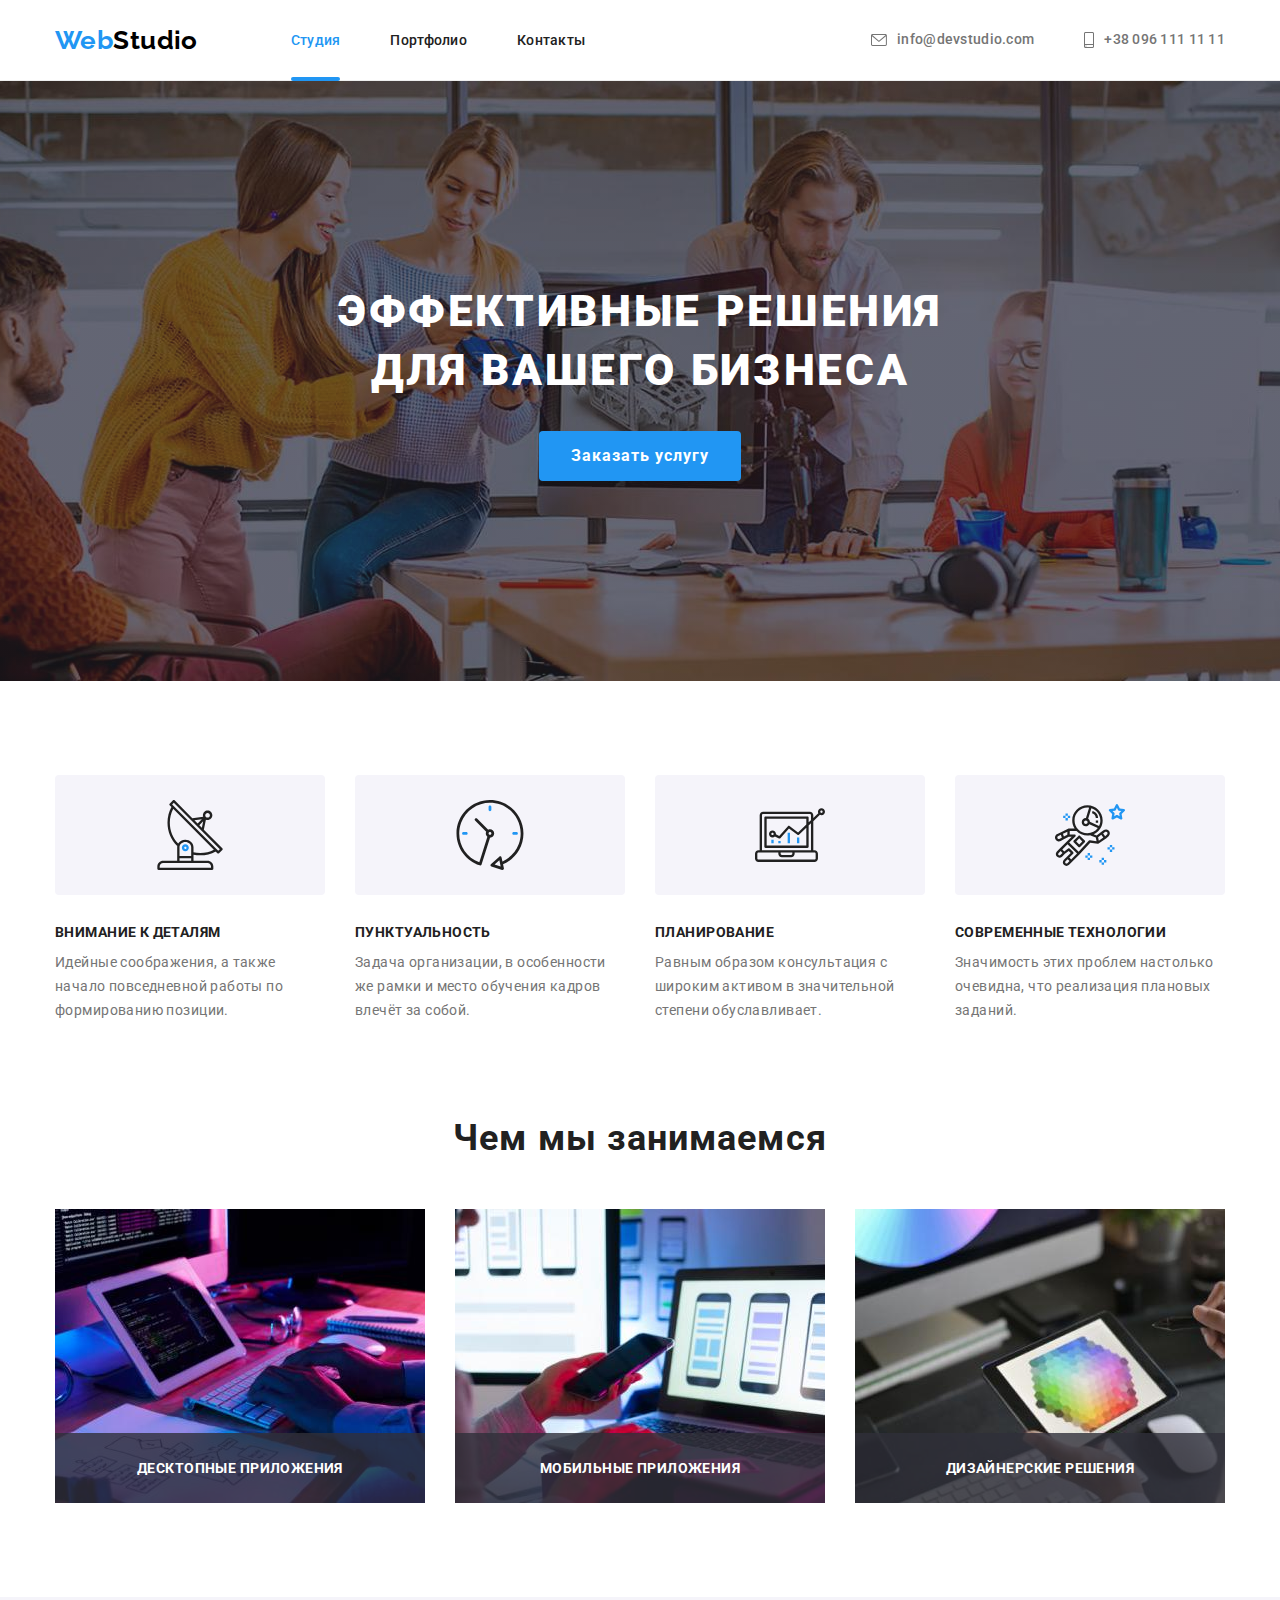
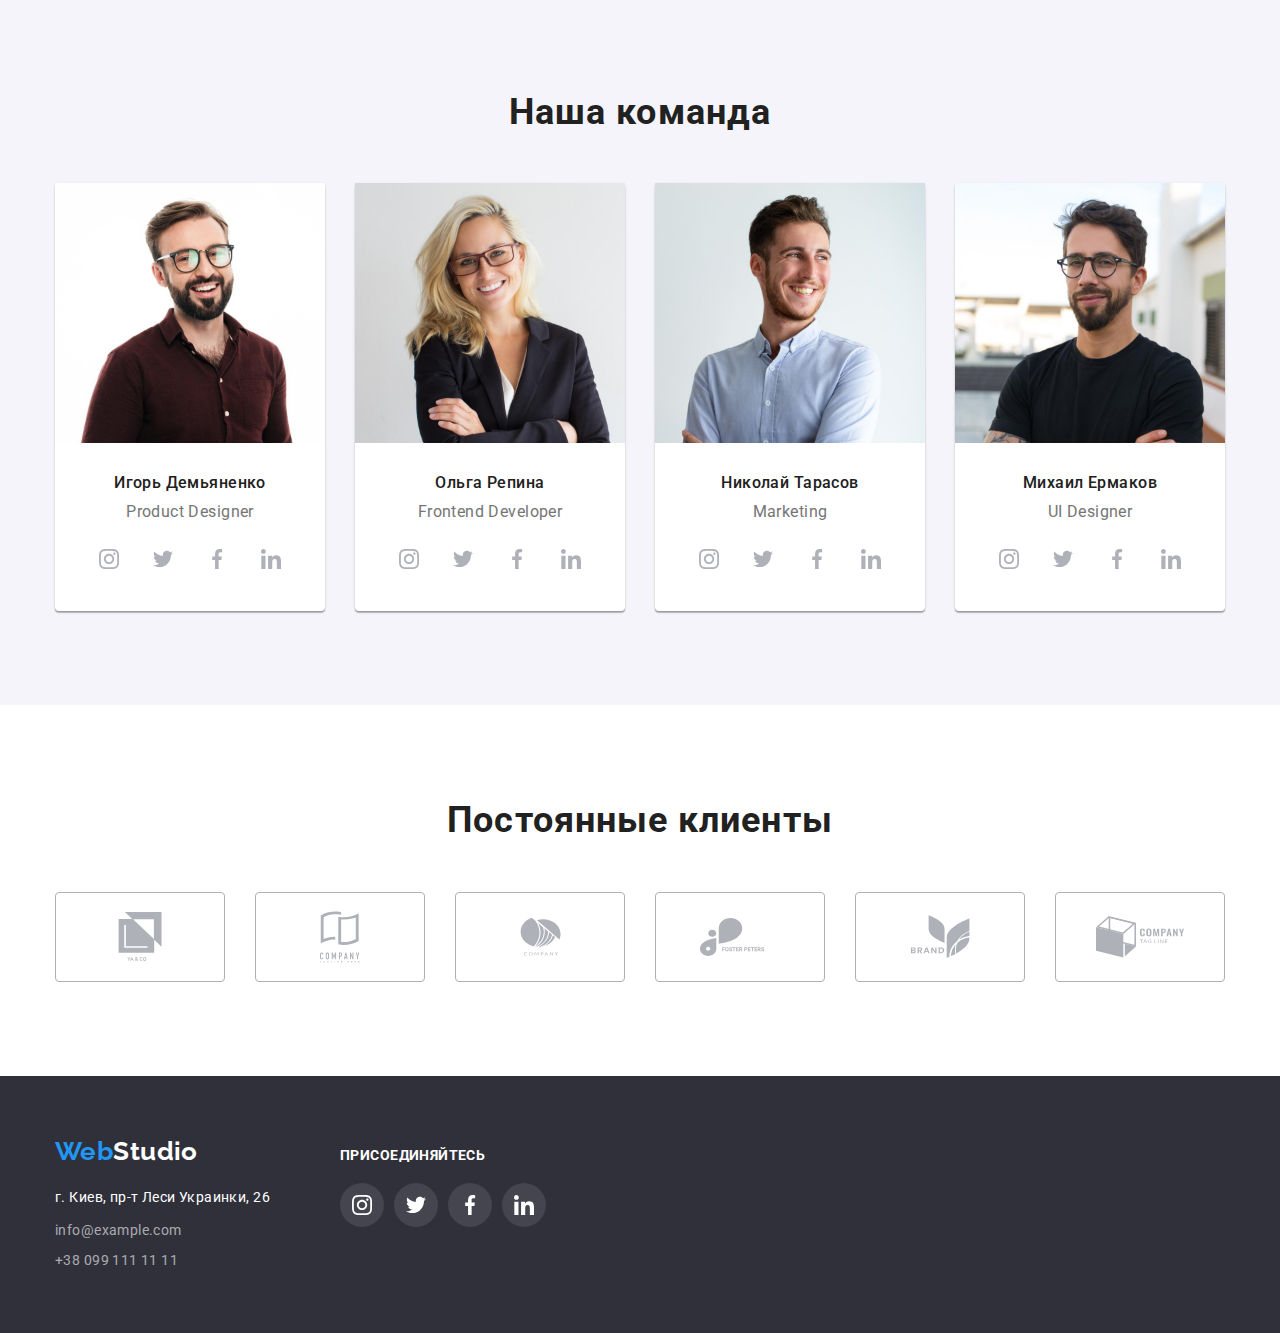
<file: index.html>
<!DOCTYPE html>
<html lang="ru">
  <head>
    <meta charset="UTF-8" />
    <meta name="viewport" content="width=device-width, initial-scale=1.0" />
    <title>goit-markup-hw-05</title>

    <link rel="preconnect" href="https://fonts.gstatic.com" />
    <link
      href="https://fonts.googleapis.com/css2?family=Raleway:wght@700&family=Roboto:wght@400;500;700;900&display=swap"
      rel="stylesheet"
    />

    <link
      rel="stylesheet"
      href="https://cdnjs.cloudflare.com/ajax/libs/modern-normalize/1.1.0/modern-normalize.min.css"
    />

    <!-- Основные стили -->
    <link rel="stylesheet" href="./css/styles.css" />
  </head>

  <body>
    <!--Шапка-->
    <header class="header">
      <div class="container">
        <nav class="nav">
          <a href="./index.html" lang="en" class="logo">
            Web<span class="logo-part">Studio</span>
          </a>
          <ul class="nav-list">
            <li class="nav-list-item">
              <a href="./index.html" class="nav-link current-page">Студия</a>
            </li>

            <li class="nav-list-item">
              <a href="./portfolio.html" class="nav-link">Портфолио</a>
            </li>

            <li class="nav-list-item">
              <a href="#contacts" class="nav-link">Контакты</a>
            </li>
          </ul>
        </nav>
        <address class="address-list">
          <a href="mailto:info@devstudio.com" lang="en" class="address-item">
            <svg class="address-icon" width="16" height="12">
              <use href="./images/icons.svg#icon-envelope"></use>
            </svg>
            info@devstudio.com
          </a>

          <a href="tel:+380961111111" class="address-item">
            <svg class="address-icon" width="10" height="16">
              <use href="./images/icons.svg#icon-smartphone"></use>
            </svg>
            +38 096 111 11 11
          </a>
        </address>
      </div>
    </header>

    <main>
      <!--Герой-->
      <section class="hero">
        <h1 class="hero-title uppercase">
          Эффективные решения<br />для вашего бизнеса
        </h1>
        <button class="button primary" type="button" data-modal-open>
          Заказать услугу
        </button>
      </section>

      <!--Преимущества-->
      <section class="features section">
        <div class="container">
          <h2 class="visually-hidden">Наши ценности</h2>
          <ul class="card-set">
            <li class="card">
              <div class="card-thumb">
                <svg class="features-icon" height="70" width="70">
                  <use href="./images/icons.svg#icon-antenna"></use>
                </svg>
              </div>
              <h3 class="features-title uppercase">Внимание к деталям</h3>
              <p>
                Идейные соображения, а также начало повседневной работы по
                формированию позиции.
              </p>
            </li>

            <li class="card">
              <div class="card-thumb">
                <svg class="features-icon" height="70" width="70">
                  <use href="./images/icons.svg#icon-clock"></use>
                </svg>
              </div>
              <h3 class="features-title uppercase">Пунктуальность</h3>
              <p>
                Задача организации, в особенности же рамки и место обучения
                кадров влечёт за собой.
              </p>
            </li>

            <li class="card">
              <div class="card-thumb">
                <svg class="features-icon" height="70" width="70">
                  <use href="./images/icons.svg#icon-diagram"></use>
                </svg>
              </div>
              <h3 class="features-title uppercase">Планирование</h3>
              <p>
                Равным образом консультация с широким активом в значительной
                степени обуславливает.
              </p>
            </li>

            <li class="card">
              <div class="card-thumb">
                <svg class="features-icon" height="70" width="70">
                  <use href="./images/icons.svg#icon-astronaut"></use>
                </svg>
              </div>
              <h3 class="features-title uppercase">Современные технологии</h3>
              <p>
                Значимость этих проблем настолько очевидна, что реализация
                плановых заданий.
              </p>
            </li>
          </ul>
        </div>
      </section>

      <!--Чем мы занимаемся-->
      <section class="about section">
        <div class="container">
          <h2 class="section-title">Чем мы занимаемся</h2>
          <ul class="card-set">
            <li class="about-card">
              <div class="card-thumb">
                <img
                  class="about-image"
                  src="./images/picture-1.jpg"
                  alt="Десктопные приложения"
                  width="370"
                />
                <div class="overlay">
                  <p class="overlay-text uppercase">Десктопные приложения</p>
                </div>
              </div>
            </li>
            <li class="about-card">
              <div class="card-thumb">
                <img
                  class="about-image"
                  src="./images/picture-2.jpg"
                  alt="Мобильные приложения"
                  width="370"
                />
                <div class="overlay">
                  <p class="overlay-text uppercase">Мобильные приложения</p>
                </div>
              </div>
            </li>
            <li class="about-card">
              <div class="card-thumb">
                <img
                  class="about-image"
                  src="./images/picture-3.jpg"
                  alt="Дизайнерские решения"
                  width="370"
                />
                <div class="overlay">
                  <p class="overlay-text uppercase">Дизайнерские решения</p>
                </div>
              </div>
            </li>
          </ul>
        </div>
      </section>

      <!--Наша команда-->
      <section class="team section">
        <div class="container">
          <h2 class="section-title">Наша команда</h2>
          <ul class="card-set">
            <li class="card-set-item">
              <div class="card-thumb">
                <img
                  src="./images/picture-4.jpg"
                  alt="Product Designer Игорь Демьяненко"
                  width="270"
                />
              </div>
              <div class="card-content">
                <h3 class="card-title">Игорь Демьяненко</h3>
                <p class="card-item" lang="en">Product Designer</p>
                <ul class="social-links">
                  <li class="social-links-item">
                    <a
                      class="social-link instagram"
                      href="#"
                      rel="nofollow noopener noreferrer"
                      target="blanc"
                      aria-label="Instagram"
                    >
                      <svg class="features-icon" height="20" width="20">
                        <use href="./images/icons.svg#icon-instagram"></use>
                      </svg>
                    </a>
                  </li>

                  <li class="social-links-item">
                    <a
                      class="social-link twitter"
                      href="#"
                      rel="nofollow noopener noreferrer"
                      target="blanc"
                      aria-label="Twitter"
                    >
                      <svg class="features-icon" height="20" width="20">
                        <use href="./images/icons.svg#icon-twitter"></use>
                      </svg>
                    </a>
                  </li>

                  <li class="social-links-item">
                    <a
                      class="social-link facebook"
                      href="#"
                      rel="nofollow noopener noreferrer"
                      target="blanc"
                      aria-label="Facebook"
                    >
                      <svg class="features-icon" height="20" width="20">
                        <use href="./images/icons.svg#icon-facebook"></use>
                      </svg>
                    </a>
                  </li>

                  <li class="social-links-item">
                    <a
                      class="social-link linkedin"
                      href="#"
                      rel="nofollow noopener noreferrer"
                      target="blanc"
                      aria-label="Linkedin"
                    >
                      <svg class="features-icon" height="20" width="20">
                        <use href="./images/icons.svg#icon-linkedin"></use>
                      </svg>
                    </a>
                  </li>
                </ul>
              </div>
            </li>

            <li class="card-set-item">
              <div class="card-thumb">
                <img
                  src="./images/picture-5.jpg"
                  alt="Frontend Developer Ольга Репина"
                  width="270"
                />
              </div>
              <div class="card-content">
                <h3 class="card-title">Ольга Репина</h3>
                <p class="card-item" lang="en">Frontend Developer</p>
                <ul class="social-links">
                  <li class="social-links-item">
                    <a
                      class="social-link instagram"
                      href="#"
                      rel="nofollow noopener noreferrer"
                      target="blanc"
                      aria-label="Instagram"
                    >
                      <svg class="features-icon" height="20" width="20">
                        <use href="./images/icons.svg#icon-instagram"></use>
                      </svg>
                    </a>
                  </li>

                  <li class="social-links-item">
                    <a
                      class="social-link twitter"
                      href="#"
                      rel="nofollow noopener noreferrer"
                      target="blanc"
                      aria-label="Twitter"
                    >
                      <svg class="features-icon" height="20" width="20">
                        <use href="./images/icons.svg#icon-twitter"></use>
                      </svg>
                    </a>
                  </li>

                  <li class="social-links-item">
                    <a
                      class="social-link facebook"
                      href="#"
                      rel="nofollow noopener noreferrer"
                      target="blanc"
                      aria-label="Facebook"
                    >
                      <svg class="features-icon" height="20" width="20">
                        <use href="./images/icons.svg#icon-facebook"></use>
                      </svg>
                    </a>
                  </li>

                  <li class="social-links-item">
                    <a
                      class="social-link linkedin"
                      href="#"
                      rel="nofollow noopener noreferrer"
                      target="blanc"
                      aria-label="Linkedin"
                    >
                      <svg class="features-icon" height="20" width="20">
                        <use href="./images/icons.svg#icon-linkedin"></use>
                      </svg>
                    </a>
                  </li>
                </ul>
              </div>
            </li>

            <li class="card-set-item">
              <div class="card-thumb">
                <img
                  src="./images/picture-6.jpg"
                  alt="Marketing Николай Тарасов"
                  width="270"
                />
              </div>
              <div class="card-content">
                <h3 class="card-title">Николай Тарасов</h3>
                <p class="card-item" lang="en">Marketing</p>
                <ul class="social-links">
                  <li class="social-links-item">
                    <a
                      class="social-link instagram"
                      href="#"
                      rel="nofollow noopener noreferrer"
                      target="blanc"
                      aria-label="Instagram"
                    >
                      <svg class="features-icon" height="20" width="20">
                        <use href="./images/icons.svg#icon-instagram"></use>
                      </svg>
                    </a>
                  </li>

                  <li class="social-links-item">
                    <a
                      class="social-link twitter"
                      href="#"
                      rel="nofollow noopener noreferrer"
                      target="blanc"
                      aria-label="Twitter"
                    >
                      <svg class="features-icon" height="20" width="20">
                        <use href="./images/icons.svg#icon-twitter"></use>
                      </svg>
                    </a>
                  </li>

                  <li class="social-links-item">
                    <a
                      class="social-link facebook"
                      href="#"
                      rel="nofollow noopener noreferrer"
                      target="blanc"
                      aria-label="Facebook"
                    >
                      <svg class="features-icon" height="20" width="20">
                        <use href="./images/icons.svg#icon-facebook"></use>
                      </svg>
                    </a>
                  </li>

                  <li class="social-links-item">
                    <a
                      class="social-link linkedin"
                      href="#"
                      rel="nofollow noopener noreferrer"
                      target="blanc"
                      aria-label="Linkedin"
                    >
                      <svg class="features-icon" height="20" width="20">
                        <use href="./images/icons.svg#icon-linkedin"></use>
                      </svg>
                    </a>
                  </li>
                </ul>
              </div>
            </li>

            <li class="card-set-item">
              <div class="card-thumb">
                <img
                  src="./images/picture-7.jpg"
                  alt="UI Designer Михаил Ермаков"
                  width="270"
                />
              </div>
              <div class="card-content">
                <h3 class="card-title">Михаил Ермаков</h3>
                <p class="card-item" lang="en">UI Designer</p>
                <ul class="social-links">
                  <li class="social-links-item">
                    <a
                      class="social-link instagram"
                      href="#"
                      rel="nofollow noopener noreferrer"
                      target="blanc"
                      aria-label="Instagram"
                    >
                      <svg class="features-icon" height="20" width="20">
                        <use href="./images/icons.svg#icon-instagram"></use>
                      </svg>
                    </a>
                  </li>

                  <li class="social-links-item">
                    <a
                      class="social-link twitter"
                      href="#"
                      rel="nofollow noopener noreferrer"
                      target="blanc"
                      aria-label="Twitter"
                    >
                      <svg class="features-icon" height="20" width="20">
                        <use href="./images/icons.svg#icon-twitter"></use>
                      </svg>
                    </a>
                  </li>

                  <li class="social-links-item">
                    <a
                      class="social-link facebook"
                      href="#"
                      rel="nofollow noopener noreferrer"
                      target="blanc"
                      aria-label="Facebook"
                    >
                      <svg class="features-icon" height="20" width="20">
                        <use href="./images/icons.svg#icon-facebook"></use>
                      </svg>
                    </a>
                  </li>

                  <li class="social-links-item">
                    <a
                      class="social-link linkedin"
                      href="#"
                      rel="nofollow noopener noreferrer"
                      target="blanc"
                      aria-label="Linkedin"
                    >
                      <svg class="features-icon" height="20" width="20">
                        <use href="./images/icons.svg#icon-linkedin"></use>
                      </svg>
                    </a>
                  </li>
                </ul>
              </div>
            </li>
          </ul>
        </div>
      </section>

      <!--Постоянные клиенты-->
      <section class="clients section">
        <div class="container">
          <h2 class="section-title">Постоянные клиенты</h2>
          <ul class="card-set">
            <li class="card-set-item">
              <a
                class="client-link"
                href="#"
                rel="nofollow noopener noreferrer"
                target="blanc"
                aria-label="Client-1"
              >
                <svg class="features-icon" width="44.27" height="49.23">
                  <use href="./images/icons.svg#icon-logo"></use>
                </svg>
              </a>
            </li>

            <li class="card-set-item">
              <a
                class="client-link"
                href="#"
                rel="nofollow noopener noreferrer"
                target="blanc"
                aria-label="Client-2"
              >
                <svg class="features-icon" width="40" height="52">
                  <use href="./images/icons.svg#icon-logo-1"></use>
                </svg>
              </a>
            </li>

            <li class="card-set-item">
              <a
                class="client-link"
                href="#"
                rel="nofollow noopener noreferrer"
                target="blanc"
                aria-label="Client-3"
              >
                <svg class="features-icon" width="41" height="42.6">
                  <use href="./images/icons.svg#icon-logo-2"></use>
                </svg>
              </a>
            </li>

            <li class="card-set-item">
              <a
                class="client-link"
                href="#"
                rel="nofollow noopener noreferrer"
                target="blanc"
                aria-label="Client-4"
              >
                <svg class="features-icon" width="79.66" height="42.02">
                  <use href="./images/icons.svg#icon-logo-3"></use>
                </svg>
              </a>
            </li>

            <li class="card-set-item">
              <a
                class="client-link"
                href="#"
                rel="nofollow noopener noreferrer"
                target="blanc"
                aria-label="Client-5"
              >
                <svg class="features-icon" width="59" height="47">
                  <use href="./images/icons.svg#icon-logo-4"></use>
                </svg>
              </a>
            </li>

            <li class="card-set-item">
              <a
                class="client-link"
                href="#"
                rel="nofollow noopener noreferrer"
                target="blanc"
                aria-label="Client-6"
              >
                <svg class="features-icon" width="88.48" height="45.44">
                  <use href="./images/icons.svg#icon-logo-5"></use>
                </svg>
              </a>
            </li>
          </ul>
        </div>
      </section>
    </main>

    <!--Футер-->
    <footer class="footer">
      <div class="container">
        <div class="footer-address-sidebar">
          <a href="./index.html" lang="en" class="logo">
            Web<span class="logo-part">Studio</span>
          </a>
          <address id="contacts" class="address-list">
            <a
              href="https://goo.gl/maps/3aquBBFfu6E2QgFt6"
              class="address-item map"
              rel="nofollow noopener noreferrer"
              target="blanc"
            >
              г. Киев, пр-т Леси Украинки, 26
            </a>

            <a href="mailto:info@example.com" lang="en" class="address-item">
              info@example.com
            </a>

            <a href="tel:+380991111111" class="address-item">
              +38 099 111 11 11
            </a>
          </address>
        </div>

        <div class="footer-socials-sidebar uppercase">
          <p>присоединяйтесь</p>

          <ul class="social-links">
            <li class="social-links-item">
              <a
                class="social-link instagram"
                href="#"
                rel="nofollow noopener noreferrer"
                target="blanc"
                aria-label="Instagram"
              >
                <svg class="features-icon" height="20" width="20">
                  <use href="./images/icons.svg#icon-instagram"></use>
                </svg>
              </a>
            </li>

            <li class="social-links-item">
              <a
                class="social-link twitter"
                href="#"
                rel="nofollow noopener noreferrer"
                target="blanc"
                aria-label="Twitter"
              >
                <svg class="features-icon" height="20" width="20">
                  <use href="./images/icons.svg#icon-twitter"></use>
                </svg>
              </a>
            </li>

            <li class="social-links-item">
              <a
                class="social-link facebook"
                href="#"
                rel="nofollow noopener noreferrer"
                target="blanc"
                aria-label="Facebook"
              >
                <svg class="features-icon" height="20" width="20">
                  <use href="./images/icons.svg#icon-facebook"></use>
                </svg>
              </a>
            </li>

            <li class="social-links-item">
              <a
                class="social-link linkedin"
                href="#"
                rel="nofollow noopener noreferrer"
                target="blanc"
                aria-label="Linkedin"
              >
                <svg class="features-icon" height="20" width="20">
                  <use href="./images/icons.svg#icon-linkedin"></use>
                </svg>
              </a>
            </li>
          </ul>
        </div>
      </div>
    </footer>

    <div class="backdrop-sign is-hidden" data-modal>
      <div class="modal-sign">
        <button class="close-button" data-modal-close>
          <svg
            width="30"
            height="30"
            viewBox="0 0 30 30"
            fill="none"
            xmlns="http://www.w3.org/2000/svg"
          >
            <path
              d="M21 10.1079L19.8921 9L15.5 13.3921L11.1079 9L10 10.1079L14.3921 14.5L10 18.8921L11.1079 20L15.5 15.6079L19.8921 20L21 18.8921L16.6079 14.5L21 10.1079Z"
              fill="black"
            />
          </svg>
        </button>
      </div>
    </div>
    <script src="./js/modal.js"></script>
  </body>
</html>
</file>
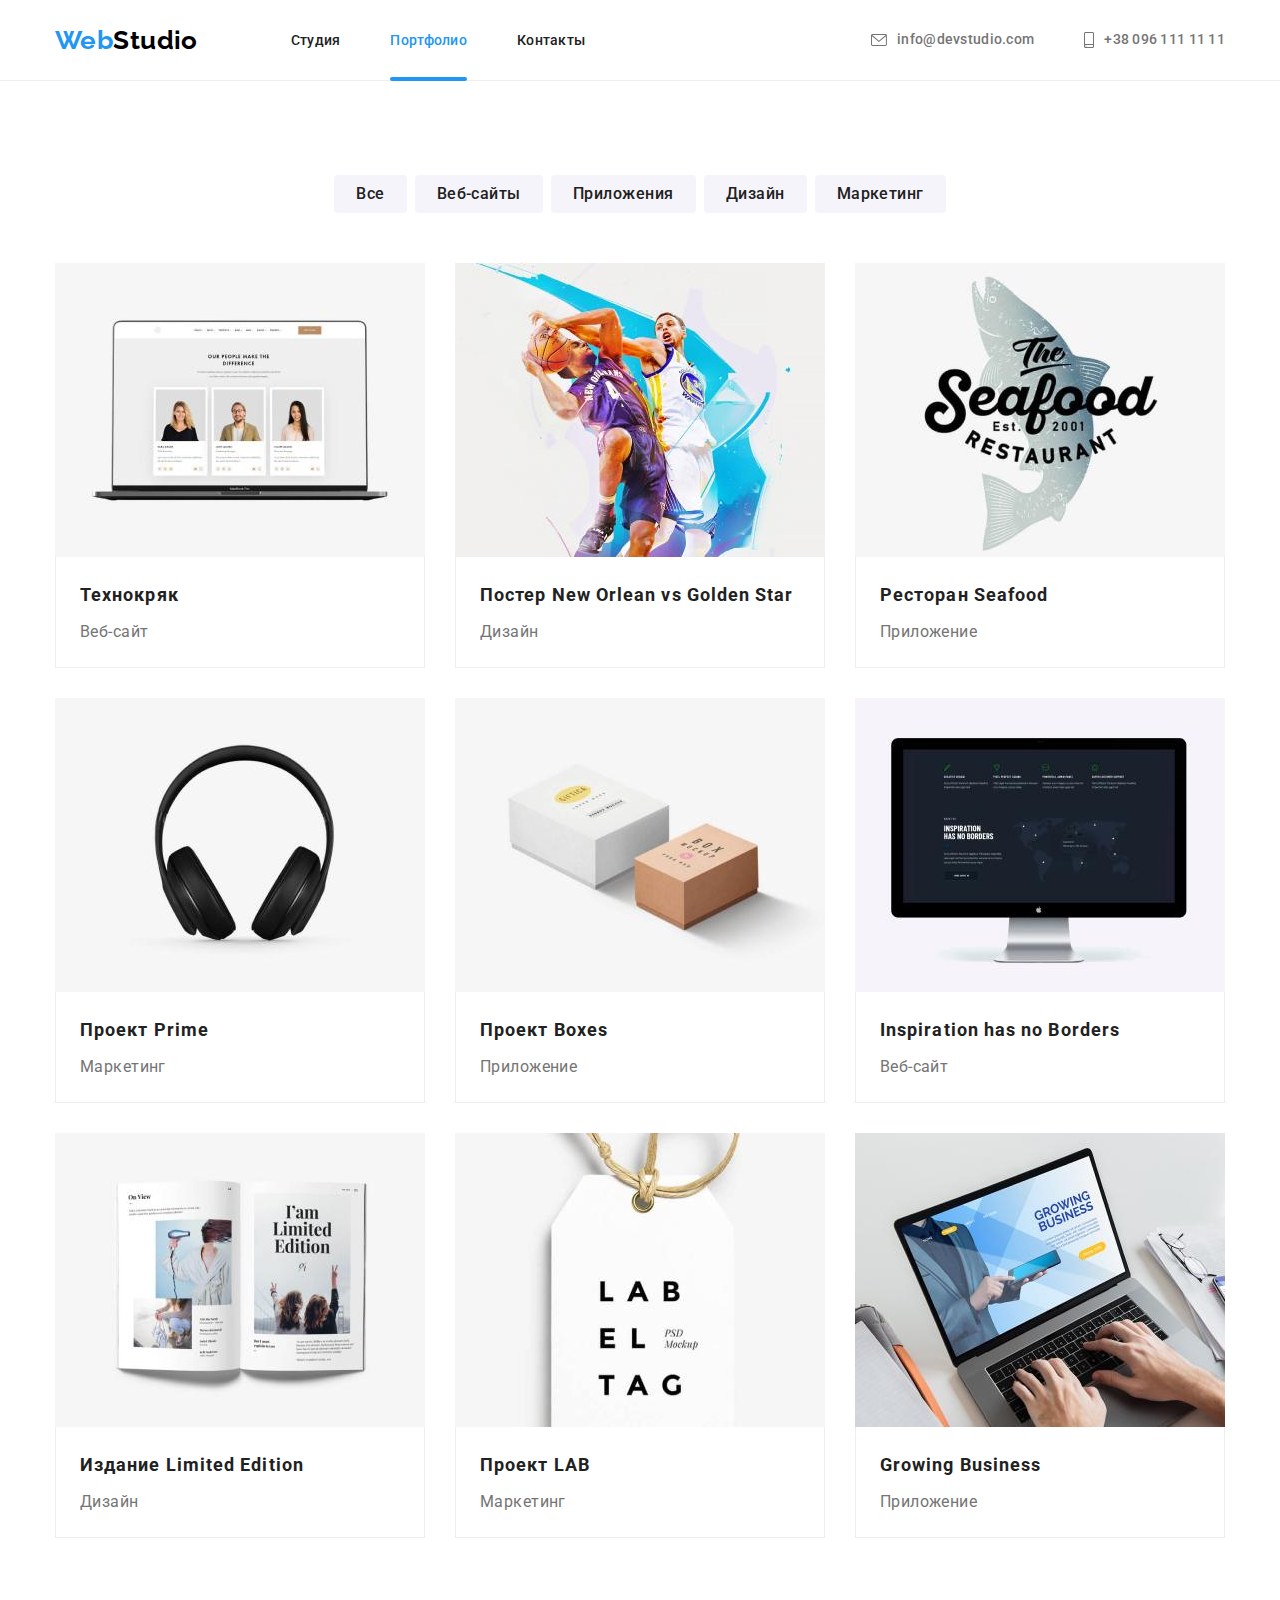
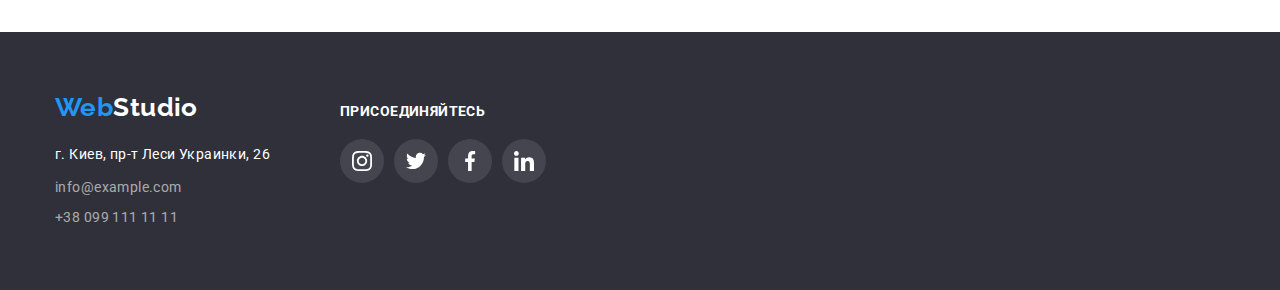
<file: portfolio.html>
<!DOCTYPE html>
<html lang="ru">
  <head>
    <meta charset="UTF-8" />
    <meta name="viewport" content="width=device-width, initial-scale=1.0" />
    <title>goit-markup-hw-05</title>

    <link rel="preconnect" href="https://fonts.gstatic.com" />
    <link
      href="https://fonts.googleapis.com/css2?family=Raleway:wght@700&family=Roboto:wght@400;500;700;900&display=swap"
      rel="stylesheet"
    />

    <link
      rel="stylesheet"
      href="https://cdnjs.cloudflare.com/ajax/libs/modern-normalize/1.1.0/modern-normalize.min.css"
    />

    <!-- Основные стили -->
    <link rel="stylesheet" href="./css/styles.css" />
  </head>

  <body>
    <header class="header">
      <div class="container">
        <nav class="nav">
          <a href="./index.html" lang="en" class="logo">
            Web<span class="logo-part">Studio</span>
          </a>
          <ul class="nav-list">
            <li class="nav-list-item">
              <a href="./index.html" class="nav-link">Студия</a>
            </li>

            <li class="nav-list-item">
              <a href="./portfolio.html" class="nav-link current-page"
                >Портфолио</a
              >
            </li>

            <li class="nav-list-item">
              <a href="#contacts" class="nav-link">Контакты</a>
            </li>
          </ul>
        </nav>
        <address class="address-list">
          <a href="mailto:info@devstudio.com" lang="en" class="address-item">
            <svg class="address-icon" width="16" height="12">
              <use href="./images/icons.svg#icon-envelope"></use>
            </svg>
            info@devstudio.com
          </a>

          <a href="tel:+380961111111" class="address-item">
            <svg class="address-icon" width="10" height="16">
              <use href="./images/icons.svg#icon-smartphone"></use>
            </svg>
            +38 096 111 11 11
          </a>
        </address>
      </div>
    </header>

    <main>
      <section class="portfolio section">
        <div class="container">
          <h1 class="visually-hidden">Портфолио</h1>

          <!-- Filter buttons -->
          <ul class="filter-set">
            <li class="filter-item">
              <button class="button">Все</button>
            </li>

            <li class="filter-item">
              <button class="button">Веб-сайты</button>
            </li>

            <li class="filter-item">
              <button class="button">Приложения</button>
            </li>

            <li class="filter-item">
              <button class="button">Дизайн</button>
            </li>

            <li class="filter-item">
              <button class="button">Маркетинг</button>
            </li>
          </ul>

          <!-- Portfolio cards -->
          <ul class="portfolio card-set">
            <li class="portfolio-item">
              <a href="#" class="portfolio-item-link">
                <div class="card-thumb">
                  <img
                    src="./images/portfolio-1.jpg"
                    width="370"
                    alt="Веб-сайт Технокряк"
                  />
                  <div class="overlay">
                    <p class="overlay-text">
                      Технокряк это современная площадка распространения
                      коронавируса. Компании используют эту платформу для
                      цифрового шпионажа и атак на защищённые сервера
                      конкурентов.
                    </p>
                  </div>
                </div>
                <div class="portfolio-text">
                  <h2 class="portfolio-title">Технокряк</h2>
                  <p class="portfolio-type">Веб-сайт</p>
                </div>
              </a>
            </li>

            <li class="portfolio-item">
              <a href="#" class="portfolio-item-link">
                <div class="card-thumb">
                  <img
                    src="./images/portfolio-2.jpg"
                    width="370"
                    alt="Дизайн Постер New Orlean vs Golden Star"
                  />
                  <div class="overlay">
                    <p class="overlay-text">
                      Технокряк это современная площадка распространения
                      коронавируса. Компании используют эту платформу для
                      цифрового шпионажа и атак на защищённые сервера
                      конкурентов.
                    </p>
                  </div>
                </div>
                <div class="portfolio-text">
                  <h2 class="portfolio-title">
                    Постер <span lang="en">New Orlean vs Golden Star</span>
                  </h2>
                  <p class="portfolio-type">Дизайн</p>
                </div>
              </a>
            </li>

            <li class="portfolio-item">
              <a href="#" class="portfolio-item-link">
                <div class="card-thumb">
                  <img
                    src="./images/portfolio-3.jpg"
                    width="370"
                    alt="Приложение Ресторан Seafood"
                  />
                  <div class="overlay">
                    <p class="overlay-text">
                      Технокряк это современная площадка распространения
                      коронавируса. Компании используют эту платформу для
                      цифрового шпионажа и атак на защищённые сервера
                      конкурентов.
                    </p>
                  </div>
                </div>
                <div class="portfolio-text">
                  <h2 class="portfolio-title">
                    Ресторан <span lang="en">Seafood</span>
                  </h2>
                  <p class="portfolio-type">Приложение</p>
                </div>
              </a>
            </li>

            <li class="portfolio-item">
              <a href="#" class="portfolio-item-link">
                <div class="card-thumb">
                  <img
                    src="./images/portfolio-4.jpg"
                    width="370"
                    alt="Приложение Проект Prime"
                  />
                  <div class="overlay">
                    <p class="overlay-text">
                      Технокряк это современная площадка распространения
                      коронавируса. Компании используют эту платформу для
                      цифрового шпионажа и атак на защищённые сервера
                      конкурентов.
                    </p>
                  </div>
                </div>
                <div class="portfolio-text">
                  <h2 class="portfolio-title">
                    Проект <span lang="en">Prime</span>
                  </h2>
                  <p class="portfolio-type">Маркетинг</p>
                </div>
              </a>
            </li>

            <li class="portfolio-item">
              <a href="#" class="portfolio-item-link">
                <div class="card-thumb">
                  <img
                    src="./images/portfolio-5.jpg"
                    width="370"
                    alt="Приложение Проект Boxes"
                  />
                  <div class="overlay">
                    <p class="overlay-text">
                      Технокряк это современная площадка распространения
                      коронавируса. Компании используют эту платформу для
                      цифрового шпионажа и атак на защищённые сервера
                      конкурентов.
                    </p>
                  </div>
                </div>
                <div class="portfolio-text">
                  <h2 class="portfolio-title">
                    Проект <span lang="en">Boxes</span>
                  </h2>
                  <p class="portfolio-type">Приложение</p>
                </div>
              </a>
            </li>

            <li class="portfolio-item">
              <a href="#" class="portfolio-item-link">
                <div class="card-thumb">
                  <img
                    src="./images/portfolio-6.jpg"
                    width="370"
                    alt="Веб-сайт Inspiration has no Borders"
                  />
                  <div class="overlay">
                    <p class="overlay-text">
                      Технокряк это современная площадка распространения
                      коронавируса. Компании используют эту платформу для
                      цифрового шпионажа и атак на защищённые сервера
                      конкурентов.
                    </p>
                  </div>
                </div>
                <div class="portfolio-text">
                  <h2 class="portfolio-title" lang="en">
                    Inspiration has no Borders
                  </h2>
                  <p class="portfolio-type">Веб-сайт</p>
                </div>
              </a>
            </li>

            <li class="portfolio-item">
              <a href="#" class="portfolio-item-link">
                <div class="card-thumb">
                  <img
                    src="./images/portfolio-7.jpg"
                    width="370"
                    alt="Дизайн Издание Limited Edition"
                  />
                  <div class="overlay">
                    <p class="overlay-text">
                      Технокряк это современная площадка распространения
                      коронавируса. Компании используют эту платформу для
                      цифрового шпионажа и атак на защищённые сервера
                      конкурентов.
                    </p>
                  </div>
                </div>
                <div class="portfolio-text">
                  <h2 class="portfolio-title">
                    Издание <span lang="en">Limited Edition</span>
                  </h2>
                  <p class="portfolio-type">Дизайн</p>
                </div>
              </a>
            </li>

            <li class="portfolio-item">
              <a href="#" class="portfolio-item-link">
                <div class="card-thumb">
                  <img
                    src="./images/portfolio-8.jpg"
                    width="370"
                    alt="Маркетинг Проект LAB"
                  />
                  <div class="overlay">
                    <p class="overlay-text">
                      Технокряк это современная площадка распространения
                      коронавируса. Компании используют эту платформу для
                      цифрового шпионажа и атак на защищённые сервера
                      конкурентов.
                    </p>
                  </div>
                </div>
                <div class="portfolio-text">
                  <h2 class="portfolio-title">
                    Проект <span lang="en">LAB</span>
                  </h2>
                  <p class="portfolio-type">Маркетинг</p>
                </div>
              </a>
            </li>

            <li class="portfolio-item">
              <a href="#" class="portfolio-item-link">
                <div class="card-thumb">
                  <img
                    src="./images/portfolio-9.jpg"
                    width="370"
                    alt="Приложение Growing Business"
                  />
                  <div class="overlay">
                    <p class="overlay-text">
                      Технокряк это современная площадка распространения
                      коронавируса. Компании используют эту платформу для
                      цифрового шпионажа и атак на защищённые сервера
                      конкурентов.
                    </p>
                  </div>
                </div>
                <div class="portfolio-text">
                  <h2 class="portfolio-title" lang="en">Growing Business</h2>
                  <p class="portfolio-type">Приложение</p>
                </div>
              </a>
            </li>
          </ul>
        </div>
      </section>
    </main>

    <footer class="footer">
      <div class="container">
        <div class="footer-address-sidebar">
          <a href="./index.html" lang="en" class="logo">
            Web<span class="logo-part">Studio</span>
          </a>
          <address id="contacts" class="address-list">
            <a
              href="https://goo.gl/maps/3aquBBFfu6E2QgFt6"
              class="address-item map"
              rel="nofollow noopener noreferrer"
              target="blanc"
            >
              г. Киев, пр-т Леси Украинки, 26
            </a>

            <a href="mailto:info@example.com" lang="en" class="address-item">
              info@example.com
            </a>

            <a href="tel:+380991111111" class="address-item">
              +38 099 111 11 11
            </a>
          </address>
        </div>

        <div class="footer-socials-sidebar uppercase">
          <p>присоединяйтесь</p>

          <ul class="social-links">
            <li class="social-links-item">
              <a
                class="social-link instagram"
                href="#"
                rel="nofollow noopener noreferrer"
                target="blanc"
                aria-label="Instagram"
              >
                <svg class="features-icon" height="20" width="20">
                  <use href="./images/icons.svg#icon-instagram"></use>
                </svg>
              </a>
            </li>

            <li class="social-links-item">
              <a
                class="social-link twitter"
                href="#"
                rel="nofollow noopener noreferrer"
                target="blanc"
                aria-label="Twitter"
              >
                <svg class="features-icon" height="20" width="20">
                  <use href="./images/icons.svg#icon-twitter"></use>
                </svg>
              </a>
            </li>

            <li class="social-links-item">
              <a
                class="social-link facebook"
                href="#"
                rel="nofollow noopener noreferrer"
                target="blanc"
                aria-label="Facebook"
              >
                <svg class="features-icon" height="20" width="20">
                  <use href="./images/icons.svg#icon-facebook"></use>
                </svg>
              </a>
            </li>

            <li class="social-links-item">
              <a
                class="social-link linkedin"
                href="#"
                rel="nofollow noopener noreferrer"
                target="blanc"
                aria-label="Linkedin"
              >
                <svg class="features-icon" height="20" width="20">
                  <use href="./images/icons.svg#icon-linkedin"></use>
                </svg>
              </a>
            </li>
          </ul>
        </div>
      </div>
    </footer>
  </body>
</html>
</file>
<file: css/styles.css>
:root {
  --accent-color: #2196f3;
  --hover-background-color: #188ce8;
  --secondary-color: #212121;
  --primary-color: #757575;
  --white-color: #ffffff;
  --border-color: #ececec;
  --secondary-background-color: #f5f4fa;
  --address-primary-color: rgba(255, 255, 255, 0.6);
  --black-color: #000000;
  --primary-background-color: #2f303a;
  --border-color: #eeeeee;
  --social-link-color: #afb1b8;
  --hero-bg-color: #c4c4c4;
  --hero-overlay-color: rgba(47, 48, 58, 0.4);
  --about-overlay-color: rgba(47, 48, 58, 0.8);
  --portfolio-overlay-color: rgba(33, 150, 243, 0.9);
  --modal-overlay-color: rgba(0, 0, 0, 0.2);
  --close-border-color: rgba(0, 0, 0, 0.1);

  --footer-socials-bg-color: rgba(255, 255, 255, 0.1);
  --transparent-color: rgba(0, 0, 0, 0);

  --card-set-gap: 30px;

  --box-shadow: 0px 1px 3px rgba(0, 0, 0, 0.12), 0px 1px 1px rgba(0, 0, 0, 0.14),
    0px 2px 1px rgba(0, 0, 0, 0.2);
  --portfolio-box-shadow: 0px 1px 1px rgba(0, 0, 0, 0.12),
    0px 4px 4px rgba(0, 0, 0, 0.06), 1px 4px 6px rgba(0, 0, 0, 0.16);
  --button-shadow: 0px 3px 1px rgba(0, 0, 0, 0.1),
    0px 1px 2px rgba(0, 0, 0, 0.08), 0px 2px 2px rgba(0, 0, 0, 0.12);

  --transition-duration: 250ms;
  --transition-timing-function: cubic-bezier(0.4, 0, 0.2, 1);
}

ul {
  list-style: none;
}

a {
  text-decoration: none;
  font-style: normal;
}

.uppercase {
  text-transform: uppercase;
}

body {
  font-family: "Roboto", sans-serif;
  font-weight: 400;
  font-size: 14px;
  line-height: 1.71;
  letter-spacing: 0.03em;
  background-color: var(--white-color);
  color: var(--primary-color);
}

.container {
  display: flex;
  width: 1200px;
  padding-left: 15px;
  padding-right: 15px;
  margin-left: auto;
  margin-right: auto;
}

.header .container {
  display: flex;
  align-items: center;
  justify-content: space-between;
}

.header .nav {
  display: flex;
  align-items: center;
}

.header {
  position: relative;

  background-color: var(--white-color);
  border-bottom: 1px solid var(--border-color);
}

h1,
h2,
h3,
h4,
h5,
h6,
p,
ul {
  margin: 0;
  padding: 0;
}

.card-set {
  display: flex;
  flex-wrap: wrap;

  list-style: none;
  padding: 0;
  margin: 0;

  margin-top: calc(-1 * var(--card-set-gap));
  margin-left: calc(-1 * var(--card-set-gap));
}

.card-set-item {
  flex-basis: calc(100% / 4 - var(--card-set-gap));

  margin-top: var(--card-set-gap);
  margin-left: var(--card-set-gap);

  box-shadow: var(--box-shadow);

  border-radius: 4px;
  text-align: center;

  background-color: var(--white-color);
}

.card-thumb {
  display: block;
}

img {
  display: block;
  max-width: 100%;
  height: 100%;
  object-fit: cover;
}

.card-content {
  padding: 30px 32px;
  text-align: center;
}

.hero {
  display: flex;
  flex-direction: column;
  justify-content: center;
  align-items: center;

  max-width: 1600px;
  min-height: 600px;
  margin-left: auto;
  margin-right: auto;

  padding: 200px 0;

  background-color: var(--hero-bg-color);

  background-image: linear-gradient(
      to top,
      var(--hero-overlay-color),
      var(--hero-overlay-color)
    ),
    url(../images/hero.jpg);

  background-repeat: no-repeat;
  background-size: cover;
  background-position: center;

  color: var(--white-color);
}

.hero-title {
  margin-bottom: 30px;

  font-weight: 900;
  font-size: 44px;
  line-height: 1.36;
  letter-spacing: 0.06em;

  text-align: center;
}

.hero .button {
  display: block;
  padding: 10px 32px;
  font-weight: 700;
  color: currentColor;
  font-size: 16px;
  line-height: 1.87;
  letter-spacing: 0.06em;
  background-color: var(--accent-color);
  border: none;
  text-align: center;
}

.button {
  font-weight: 500;
  color: var(--secondary-color);
  font-size: 16px;
  line-height: 1.62;
  letter-spacing: 0.03em;
  background-color: var(--secondary-background-color);
  border: none;
  padding: 6px 22px;
  border-radius: 4px;
  cursor: pointer;

  transition-property: color, background-color, box-shadow;
  transition-duration: var(--transition-duration);
  transition-timing-function: var(--transition-timing-function);
}

.button:hover,
.button:focus {
  color: var(--white-color);
  background-color: var(--accent-color);
  outline: none;

  box-shadow: var(--button-shadow);
}

.hero .button:hover,
.hero .button:focus {
  background-color: var(--hover-background-color);
  outline: none;
}

.logo {
  margin-right: 93px;
  font-family: "Raleway", sans-serif;
  font-weight: 700;
  font-size: 26px;
  line-height: 1.19;

  color: var(--accent-color);
}

.logo:hover,
.logo:focus {
  outline: none;
}

.header .logo-part {
  color: var(--black-color);
}

.nav-list {
  display: flex;
}

.nav-list-item:not(.nav-list-item:last-child) {
  margin-right: 50px;
}

.nav-link {
  position: relative;
  display: inline-block;
  padding-top: 32px;
  padding-bottom: 32px;

  font-size: 14px;
  color: var(--secondary-color);
  font-weight: 500;
  line-height: 1.1721;
  letter-spacing: 0.02em;

  transition-property: color, background-color, box-shadow;
  transition-duration: var(--transition-duration);
  transition-timing-function: var(--transition-timing-function);
}

.nav-link:hover,
.nav-link:focus {
  color: var(--accent-color);
  outline: none;
}

.nav-link::after {
  content: "";
  display: block;
  position: absolute;
  width: 100%;
  height: 4px;
  bottom: -1px;

  border-radius: 2px;
  background-color: var(--transparent-color);

  transition-property: background-color;
  transition-duration: var(--transition-duration);
  transition-timing-function: var(--transition-timing-function);
}

.nav-link:focus::after,
.nav-link:hover::after {
  background-color: var(--accent-color);
}

.current-page {
  color: var(--accent-color);
  position: relative;

  transition-property: color;
  transition-duration: var(--transition-duration);
  transition-timing-function: var(--transition-timing-function);
}

.current-page:hover,
.current-page:focus {
  color: var(--hover-background-color);
}

.current-page::after {
  background-color: var(--accent-color);
}

.current-page:hover::after,
.current-page:focus::after {
  background-color: var(--hover-background-color);
}

.features-title {
  margin-bottom: 10px;
  font-size: 14px;
  line-height: 1.14;
  color: var(--secondary-color);
}

.section {
  padding-top: 94px;
  padding-bottom: 94px;
}

.section-title {
  margin-bottom: 50px;
  font-weight: 700;
  font-size: 36px;
  letter-spacing: 0.03em;
  line-height: 1.17;
  color: var(--secondary-color);
}

.team {
  background-color: var(--secondary-background-color);
}

.team .card-thumb {
  max-height: 260px;
}

.card {
  background-color: var(--white-color);
  max-width: 270px;
}

.portfolio .container {
  flex-direction: column;
}

.portfolio-item {
  background-color: var(--white-color);

  flex-basis: calc(100% / 3 - var(--card-set-gap));

  margin-top: var(--card-set-gap);
  margin-left: var(--card-set-gap);
}

.portfolio-item-link {
  display: block;
  color: var(--primary-color);

  transition-property: box-shadow;
  transition-duration: var(--transition-duration);
  transition-timing-function: var(--transition-timing-function);
}

.portfolio-item-link:hover,
.portfolio-item-link:focus {
  outline: none;
  box-shadow: var(--portfolio-box-shadow);
}

.portfolio-title {
  margin-bottom: 4px;
  font-weight: 700;
  font-size: 18px;
  letter-spacing: 0.06em;
  line-height: 2;
  color: var(--secondary-color);
}

.portfolio-type {
  font-size: 16px;
  line-height: 1.875;
}

.portfolio-text {
  padding: 20px 24px;

  border-bottom: 1px solid var(--border-color);
  border-left: 1px solid var(--border-color);
  border-right: 1px solid var(--border-color);
}

.portfolio .card-thumb {
  position: relative;
  max-height: 294px;
  overflow: hidden;
}

.portfolio-item-link .overlay {
  position: absolute;
  top: 0;
  left: 0;

  width: 100%;
  height: 100%;
  padding: 64px 24px;

  background: var(--portfolio-overlay-color);
  transform: translateY(150%);
  transition-property: transform;
  transition-duration: var(--transition-duration);
  transition-timing-function: var(--transition-timing-function);
}

.portfolio-item-link:hover .overlay,
.portfolio-item-link:focus .overlay {
  transform: translateY(0);
}

.portfolio .overlay-text {
  font-size: 18px;
  line-height: 1.56;
  letter-spacing: 0.03em;
  color: var(--white-color);
}

.card-title {
  color: var(--secondary-color);
  font-weight: 500;
  font-size: 16px;
  line-height: 1.19;
}

.card-item {
  margin-top: 10px;

  color: var(--primary-color);
  font-size: 16px;
  line-height: 1.19;
}

.footer .logo-part {
  color: var(--white-color);
}

.footer .logo {
  margin-right: 0;
  margin-bottom: 20px;
}

.footer .logo:hover,
.footer .logo:focus {
  outline: none;
}

.footer {
  padding-top: 60px;
  padding-bottom: 60px;
  background-color: var(--primary-background-color);
}

.footer > .container {
  display: flex;
  flex-direction: row;
  justify-content: flex-start;
  align-items: baseline;
}

.footer-address-sidebar {
  display: flex;
  flex-direction: column;
  justify-content: flex-start;
  align-items: flex-start;
}

.footer .address-item {
  margin-right: 0;
  color: var(--address-primary-color);
  font-weight: 400;
  line-height: 1.71;
  letter-spacing: 0.03em;
}

.footer .address-item:not(:last-child, .map) {
  margin-bottom: 6px;
}

.footer .address-list {
  flex-direction: column;
}

.address-item.map {
  margin-bottom: 9px;
  color: var(--white-color);
}

.address-item {
  display: flex;
  font-weight: 500;
  font-size: 14px;
  line-height: 1.14;
  letter-spacing: 0.02em;
  color: var(--primary-color);
  margin-right: 50px;
  align-items: center;

  transition-property: color;
  transition-duration: var(--transition-duration);
  transition-timing-function: var(--transition-timing-function);
}

.address-item:last-child {
  margin-right: 0;
}

.address-item:hover,
.address-item:focus {
  color: var(--accent-color);
  outline: none;
}

.address-list {
  display: flex;
  justify-content: flex-start;
  align-items: flex-start;
}

.footer-socials-sidebar {
  display: flex;
  flex-direction: column;
  justify-content: flex-start;
  align-items: flex-start;
  margin-left: 70px;

  font-weight: 700;
  line-height: 1.15;
  letter-spacing: 0.03em;

  color: var(--white-color);
}

.footer .social-links {
  margin-top: 20px;
  min-width: 206px;
}

.footer .social-link {
  background-color: var(--footer-socials-bg-color);
  fill: var(--white-color);
}

.footer .social-link:focus,
.footer .social-link:hover {
  background-color: var(--accent-color);
  outline: none;
}

.address-icon {
  margin-right: 10px;
  fill: currentColor;
}

.about.section {
  padding-top: 0;
}

.about > .container {
  display: flex;
  flex-direction: column;
  justify-content: flex-start;
  align-items: center;
}

.about-card {
  flex-basis: calc(100% / 3 - var(--card-set-gap));

  margin-top: var(--card-set-gap);
  margin-left: var(--card-set-gap);
}

.about .card-thumb {
  position: relative;
  max-height: 294px;
}

.about-card .overlay {
  position: absolute;
  bottom: 0;
  left: 0;

  width: 100%;

  padding: 27px 15px;
  text-align: center;

  background: var(--about-overlay-color);
  color: var(--white-color);

  font-weight: 700;
  font-size: 14px;
  line-height: 1.142;
  letter-spacing: 0.03em;

  transition-property: transform;
  transition-duration: var(--transition-duration);
  transition-timing-function: var(--transition-timing-function);
}

.team > .container {
  display: flex;
  flex-direction: column;
  justify-content: flex-start;
  align-items: center;
}

.filter-set {
  display: flex;
  justify-content: center;
  margin-bottom: 50px;
}

.filter-item:not(:last-child) {
  margin-right: 8px;
}

.features .card {
  flex-basis: calc(100% / 4 - var(--card-set-gap));

  margin-top: var(--card-set-gap);
  margin-left: var(--card-set-gap);
}

.features .card-thumb {
  display: flex;
  justify-content: center;
  align-items: center;
  margin-bottom: 30px;
  width: 270px;
  height: 120px;

  border-radius: 4px;
  background-color: var(--secondary-background-color);
}

.social-links {
  display: flex;
  margin-top: 16px;
  justify-content: space-between;
}

.social-link {
  display: flex;
  width: 44px;
  height: 44px;
  justify-content: center;
  align-items: center;
  border-radius: 50%;
  fill: var(--social-link-color);

  transition-property: fill, background-color;
  transition-duration: var(--transition-duration);
  transition-timing-function: var(--transition-timing-function);
}

.social-link:hover,
.social-link:focus {
  background-color: var(--accent-color);
  fill: var(--white-color);
  outline: none;
}

.clients .container {
  flex-direction: column;
  align-items: center;
}

.client-link {
  display: flex;
  width: 170px;
  height: 90px;
  justify-content: center;
  align-items: center;
  border: 1px solid var(--social-link-color);
  border-radius: 4px;
  fill: var(--social-link-color);

  transition-property: fill, border-color;
  transition-duration: var(--transition-duration);
  transition-timing-function: var(--transition-timing-function);
}

.client-link:hover,
.client-link:focus {
  border-color: var(--accent-color);
  fill: var(--accent-color);
  outline: none;
}

.clients .card-set-item {
  flex-basis: calc(100% / 6 - var(--card-set-gap));

  margin-top: var(--card-set-gap);
  margin-left: var(--card-set-gap);
  border-radius: 4px;
  text-align: center;
  box-shadow: none;

  background-color: var(--white-color);
}

.visually-hidden {
  position: absolute;
  width: 1px;
  height: 1px;
  margin: -1px;
  border: 0;
  padding: 0;

  white-space: nowrap;
  clip-path: inset(100%);
  clip: rect(0 0 0 0);
  overflow: hidden;
}

.backdrop-sign {
  position: fixed;
  top: 0;
  left: 0;
  width: 100%;
  height: 100%;
  background-color: var(--modal-overlay-color);

  transition-property: opacity;
  transition-duration: var(--transition-duration);
  transition-timing-function: var(--transition-timing-function);
}

.backdrop-sign.is-hidden {
  visibility: hidden;
  opacity: 0;
  pointer-events: none;
}

.backdrop-sign.is-hidden .modal-sign {
  transform: translateX(-100vh);
}

.modal-sign {
  position: absolute;
  top: 50%;
  left: 50%;
  transform: translateX(-50%) translateY(-50%);

  width: 528px;
  height: 581px;
  background-color: var(--white-color);
  box-shadow: var(--box-shadow);
  border-radius: 4px;

  transition-property: transform;
  transition-duration: var(--transition-duration);
  transition-timing-function: var(--transition-timing-function);
}

.close-button {
  padding: 0;
  position: absolute;
  top: 8px;
  right: 8px;
  background-color: var(--transparent-color);
  color: var(--black-color);
  border: 1px solid currentColor;
  width: 30px;
  height: 30px;
  border-radius: 50%;
  color: var(--close-border-color);
  cursor: pointer;

  transition-property: color;
  transition-duration: var(--transition-duration);
  transition-timing-function: var(--transition-timing-function);
}

.close-button:hover,
.close-button:focus {
  outline: none;
  color: var(--accent-color);
}
</file>
